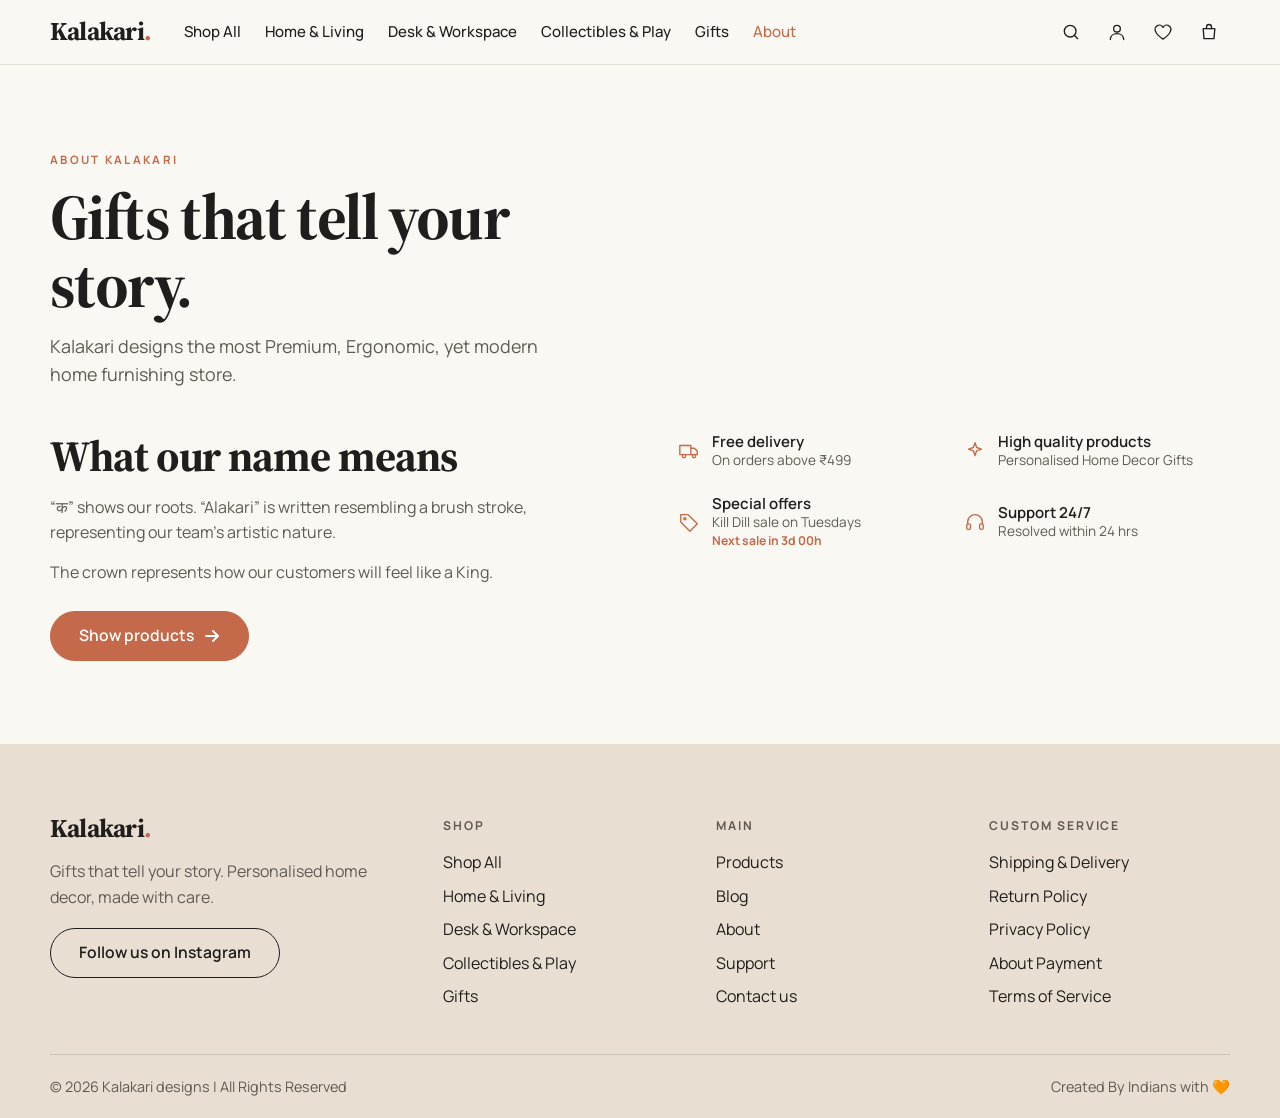
<file: about.html>
<!DOCTYPE html>
<html lang="en">
<head>
  <meta charset="utf-8">
  <meta name="viewport" content="width=device-width, initial-scale=1">
  <title>About | Kalakari Designs</title>
  <meta name="description" content="The story behind Kalakari Designs: premium, ergonomic, modern home decor made by Indians.">
  <meta name="theme-color" content="#faf8f3">
  <meta property="og:title" content="About | Kalakari Designs">
  <meta property="og:description" content="The story behind Kalakari Designs: premium, ergonomic, modern home decor made by Indians.">
  <meta property="og:type" content="website">
  <link rel="icon" href="data:image/svg+xml,%3Csvg xmlns='http://www.w3.org/2000/svg' viewBox='0 0 100 100'%3E%3Crect width='100' height='100' rx='22' fill='%23c4694a'/%3E%3Ctext x='50' y='72' font-size='68' text-anchor='middle' fill='white' font-family='Georgia,serif' font-weight='bold'%3EK%3C/text%3E%3C/svg%3E">
  <link rel="preconnect" href="https://fonts.googleapis.com">
  <link rel="preconnect" href="https://fonts.gstatic.com" crossorigin>
  <link href="https://fonts.googleapis.com/css2?family=Manrope:wght@400;500;600;700&family=Source+Serif+4:opsz,wght@8..60,600;8..60,700&display=swap" rel="stylesheet">
  <link rel="stylesheet" href="css/styles.css">
</head>
<body>
<a class="skip-link" href="#main">Skip to content</a>
<header class="site-header">
  <div class="container nav">
    <button class="icon-btn nav__burger" aria-label="Open menu" aria-expanded="false"><svg width="22" height="22" viewBox="0 0 24 24" fill="none" stroke="currentColor" stroke-width="1.6" stroke-linecap="round" stroke-linejoin="round" aria-hidden="true"><path d="M4 7h16M4 12h16M4 17h16"/></svg></button>
    <a class="brand" href="index.html" aria-label="Kalakari Designs home">Kalakari<i>.</i></a>
    <ul class="nav__links"><li class="nav__item"><a class="nav__link" href="shop.html">Shop All</a></li><li class="nav__item"><a class="nav__link" href="shop.html?group=home">Home &amp; Living</a><button class="nav__toggle" type="button" aria-expanded="false" aria-label="Show Home &amp; Living categories"><svg viewBox="0 0 16 16" fill="none" stroke="currentColor" stroke-width="1.8" stroke-linecap="round" stroke-linejoin="round" aria-hidden="true"><path d="m4 6 4 4 4-4"/></svg></button><div class="nav__sub"><a href="shop.html?cat=candles">Candles</a><a href="shop.html?cat=planters">Planters</a><a href="shop.html?cat=coasters">Coasters</a><a href="shop.html?cat=fridge-magnets">Fridge Magnets</a><a href="shop.html?cat=wall-decor">Wall Decor</a><a href="shop.html?cat=bathroom">Bathroom Solutions</a><a href="shop.html?cat=kitchen">Kitchen</a><a href="shop.html?cat=jewelry-box">Jewelry Box</a></div></li><li class="nav__item"><a class="nav__link" href="shop.html?group=desk">Desk &amp; Workspace</a><button class="nav__toggle" type="button" aria-expanded="false" aria-label="Show Desk &amp; Workspace categories"><svg viewBox="0 0 16 16" fill="none" stroke="currentColor" stroke-width="1.8" stroke-linecap="round" stroke-linejoin="round" aria-hidden="true"><path d="m4 6 4 4 4-4"/></svg></button><div class="nav__sub"><a href="shop.html?cat=desk-gadgets">Office Desk Decorators</a></div></li><li class="nav__item"><a class="nav__link" href="shop.html?group=play">Collectibles &amp; Play</a><button class="nav__toggle" type="button" aria-expanded="false" aria-label="Show Collectibles &amp; Play categories"><svg viewBox="0 0 16 16" fill="none" stroke="currentColor" stroke-width="1.8" stroke-linecap="round" stroke-linejoin="round" aria-hidden="true"><path d="m4 6 4 4 4-4"/></svg></button><div class="nav__sub"><a href="shop.html?cat=toys">Toys</a><a href="shop.html?cat=gaming">Gaming</a><a href="shop.html?cat=key-chains">Key Chains</a></div></li><li class="nav__item"><a class="nav__link" href="shop.html?group=gifts">Gifts</a></li><li class="nav__item"><a class="nav__link" href="about.html" aria-current="page">About</a><button class="nav__toggle" type="button" aria-expanded="false" aria-label="Show About categories"><svg viewBox="0 0 16 16" fill="none" stroke="currentColor" stroke-width="1.8" stroke-linecap="round" stroke-linejoin="round" aria-hidden="true"><path d="m4 6 4 4 4-4"/></svg></button><div class="nav__sub"><a href="about.html">Our story</a><a href="blog.html">Blog</a><a href="contact.html">Contact us</a></div></li></ul>
    <div class="nav__icons">
      <button class="icon-btn" data-search-open aria-label="Search products (press /)"><svg width="20" height="20" viewBox="0 0 24 24" fill="none" stroke="currentColor" stroke-width="1.6" stroke-linecap="round" stroke-linejoin="round" aria-hidden="true"><circle cx="11" cy="11" r="7"/><path d="m20 20-3.5-3.5"/></svg></button>
      <a class="icon-btn" href="https://kalakaridesigns.com/my-account/" aria-label="My account"><svg width="20" height="20" viewBox="0 0 24 24" fill="none" stroke="currentColor" stroke-width="1.6" stroke-linecap="round" stroke-linejoin="round" aria-hidden="true"><circle cx="12" cy="8" r="4"/><path d="M4 21c0-4.4 3.6-7 8-7s8 2.6 8 7"/></svg></a>
      <a class="icon-btn" href="shop.html?wishlist=1" aria-label="Wishlist"><svg width="20" height="20" viewBox="0 0 24 24" fill="none" stroke="currentColor" stroke-width="1.6" stroke-linecap="round" stroke-linejoin="round" aria-hidden="true"><path d="M12 20.5s-7.5-4.7-9-9.5A5 5 0 0 1 12 6.5 5 5 0 0 1 21 11c-1.5 4.8-9 9.5-9 9.5z"/></svg><span class="badge" data-wl-count hidden>0</span></a>
      <a class="icon-btn" href="https://kalakaridesigns.com/cart-2/" aria-label="Cart"><svg width="20" height="20" viewBox="0 0 24 24" fill="none" stroke="currentColor" stroke-width="1.6" stroke-linecap="round" stroke-linejoin="round" aria-hidden="true"><path d="M5 8h14l-1 12H6z"/><path d="M9 8V6a3 3 0 0 1 6 0v2"/></svg></a>
    </div>
  </div>
</header>
<div class="search" role="dialog" aria-modal="true" aria-label="Search">
  <form action="shop.html" method="get" role="search">
    <label class="sr-only" for="q">Search products</label>
    <input id="q" name="q" type="search" placeholder="Search candles, planters, desk decor…" autocomplete="off" aria-controls="search-results">
    <button class="btn" type="submit">Search</button>
  </form>
  <ul class="search__results" id="search-results" role="listbox" aria-label="Suggestions"></ul>
</div>
<main id="main">
<section class="page-head">
  <div class="container">
    <p class="eyebrow">About Kalakari</p>
    <h1>Gifts that tell your story.</h1>
    <p class="lead">Kalakari designs the most Premium, Ergonomic, yet modern home furnishing store.</p>
  </div>
</section>
<section class="section">
  <div class="container two-col">
    <div class="prose">
      <h2>What our name means</h2>
      <p>“क” shows our roots. “Alakari” is written resembling a brush stroke, representing our team’s artistic nature.</p>
      <p>The crown represents how our customers will feel like a King.</p>
      <a class="btn" href="shop.html">Show products <svg width="16" height="16" viewBox="0 0 16 16" fill="none" stroke="currentColor" stroke-width="1.8" stroke-linecap="round" stroke-linejoin="round" aria-hidden="true"><path d="M2 8h12M9 3l5 5-5 5"/></svg></a>
    </div>
    <div class="trust__row perks">
    <div class="trust__item"><svg width="22" height="22" viewBox="0 0 24 24" fill="none" stroke="currentColor" stroke-width="1.5" stroke-linecap="round" stroke-linejoin="round" aria-hidden="true"><path d="M2 6h12v10H2zM14 9h4l3 3v4h-7"/><circle cx="6.5" cy="17.5" r="1.8"/><circle cx="17.5" cy="17.5" r="1.8"/></svg><div><strong>Free delivery</strong><span>On orders above ₹499</span></div></div>
    <div class="trust__item"><svg width="22" height="22" viewBox="0 0 24 24" fill="none" stroke="currentColor" stroke-width="1.5" stroke-linecap="round" stroke-linejoin="round" aria-hidden="true"><path d="M12 3l1.8 5.2L19 10l-5.2 1.8L12 17l-1.8-5.2L5 10l5.2-1.8z"/></svg><div><strong>High quality products</strong><span>Personalised Home Decor Gifts</span></div></div>
    <div class="trust__item"><svg width="22" height="22" viewBox="0 0 24 24" fill="none" stroke="currentColor" stroke-width="1.5" stroke-linecap="round" stroke-linejoin="round" aria-hidden="true"><path d="M3 12V4h8l10 10-8 8z"/><circle cx="7.5" cy="8.5" r="1.2"/></svg><div><strong>Special offers</strong><span>Kill Dill sale on Tuesdays</span><em data-sale-timer></em></div></div>
    <div class="trust__item"><svg width="22" height="22" viewBox="0 0 24 24" fill="none" stroke="currentColor" stroke-width="1.5" stroke-linecap="round" stroke-linejoin="round" aria-hidden="true"><path d="M4 14v-2a8 8 0 0 1 16 0v2"/><rect x="3" y="14" width="4" height="6" rx="1.5"/><rect x="17" y="14" width="4" height="6" rx="1.5"/></svg><div><strong>Support 24/7</strong><span>Resolved within 24 hrs</span></div></div>
    </div>
  </div>
</section>
</main>
<footer class="footer">
  <div class="container">
    <div class="footer__cols">
      <div class="footer__about">
        <a class="brand" href="index.html">Kalakari<i>.</i></a>
        <p>Gifts that tell your story. Personalised home decor, made with care.</p>
        <a class="btn btn--outline" href="https://www.instagram.com/kalakari_designs_/" target="_blank" rel="noopener">Follow us on Instagram</a>
      </div>
      <div>
        <h4>Shop</h4>
        <ul><li><a href="shop.html">Shop All</a></li><li><a href="shop.html?group=home">Home &amp; Living</a></li><li><a href="shop.html?group=desk">Desk &amp; Workspace</a></li><li><a href="shop.html?group=play">Collectibles &amp; Play</a></li><li><a href="shop.html?group=gifts">Gifts</a></li></ul>
      </div>
      <div>
        <h4>Main</h4>
        <ul><li><a href="shop.html">Products</a></li><li><a href="blog.html">Blog</a></li><li><a href="about.html">About</a></li><li><a href="contact.html">Support</a></li><li><a href="contact.html">Contact us</a></li></ul>
      </div>
      <div>
        <h4>Custom service</h4>
        <ul><li><a href="#">Shipping &amp; Delivery</a></li><li><a href="#">Return Policy</a></li><li><a href="#">Privacy Policy</a></li><li><a href="#">About Payment</a></li><li><a href="#">Terms of Service</a></li></ul>
      </div>
    </div>
    <div class="footer__legal">
      <span>© <span data-year>2025</span> Kalakari designs | All Rights Reserved</span>
      <span>Created By Indians with 🧡</span>
    </div>
  </div>
</footer>
<script src="js/products.js"></script>
<script src="js/main.js"></script>
</body>
</html>
</file>
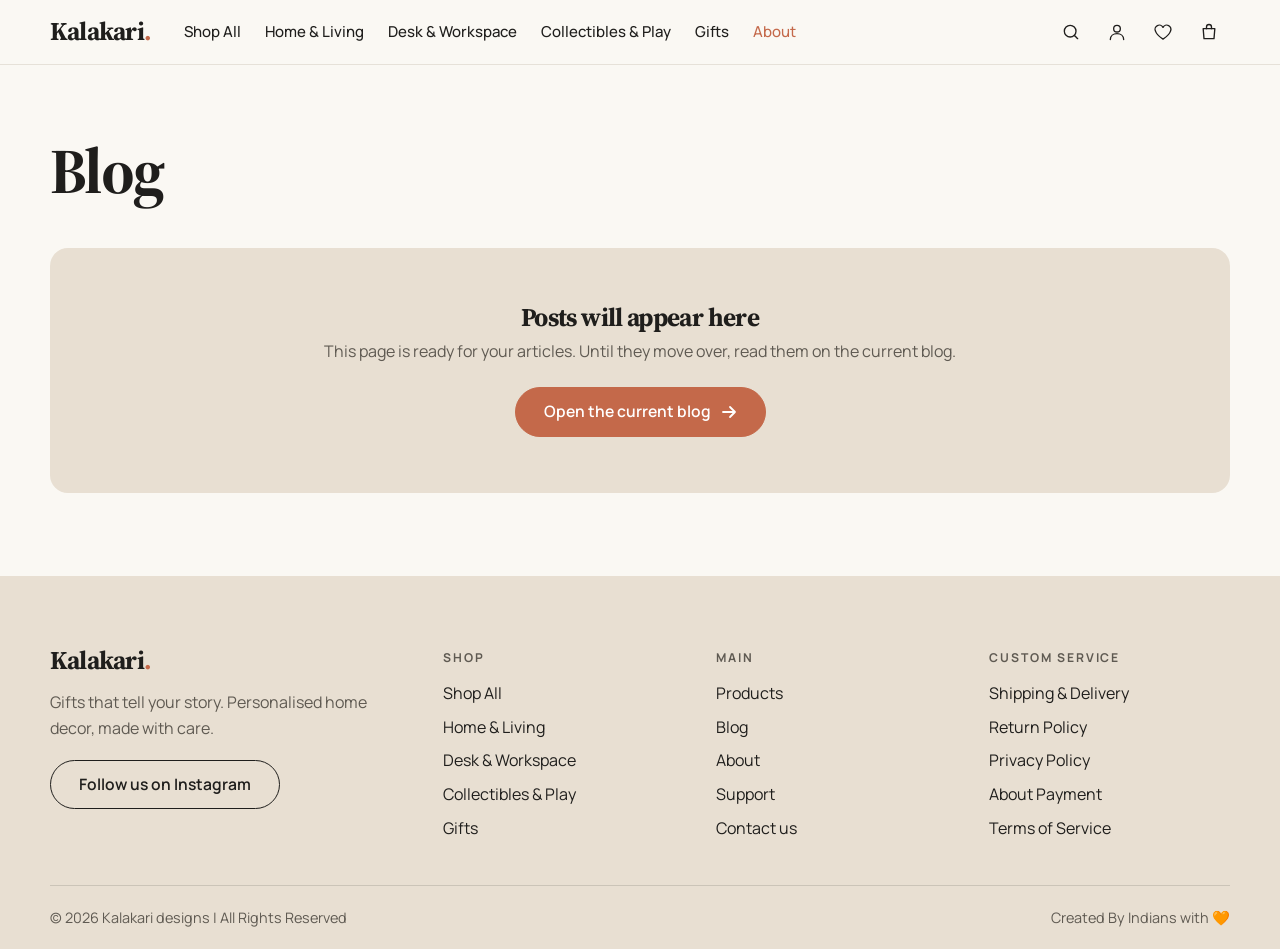
<file: blog.html>
<!DOCTYPE html>
<html lang="en">
<head>
  <meta charset="utf-8">
  <meta name="viewport" content="width=device-width, initial-scale=1">
  <title>Blog | Kalakari Designs</title>
  <meta name="description" content="Gift ideas and home decor stories from Kalakari Designs.">
  <meta name="theme-color" content="#faf8f3">
  <meta property="og:title" content="Blog | Kalakari Designs">
  <meta property="og:description" content="Gift ideas and home decor stories from Kalakari Designs.">
  <meta property="og:type" content="website">
  <link rel="icon" href="data:image/svg+xml,%3Csvg xmlns='http://www.w3.org/2000/svg' viewBox='0 0 100 100'%3E%3Crect width='100' height='100' rx='22' fill='%23c4694a'/%3E%3Ctext x='50' y='72' font-size='68' text-anchor='middle' fill='white' font-family='Georgia,serif' font-weight='bold'%3EK%3C/text%3E%3C/svg%3E">
  <link rel="preconnect" href="https://fonts.googleapis.com">
  <link rel="preconnect" href="https://fonts.gstatic.com" crossorigin>
  <link href="https://fonts.googleapis.com/css2?family=Manrope:wght@400;500;600;700&family=Source+Serif+4:opsz,wght@8..60,600;8..60,700&display=swap" rel="stylesheet">
  <link rel="stylesheet" href="css/styles.css">
</head>
<body>
<a class="skip-link" href="#main">Skip to content</a>
<header class="site-header">
  <div class="container nav">
    <button class="icon-btn nav__burger" aria-label="Open menu" aria-expanded="false"><svg width="22" height="22" viewBox="0 0 24 24" fill="none" stroke="currentColor" stroke-width="1.6" stroke-linecap="round" stroke-linejoin="round" aria-hidden="true"><path d="M4 7h16M4 12h16M4 17h16"/></svg></button>
    <a class="brand" href="index.html" aria-label="Kalakari Designs home">Kalakari<i>.</i></a>
    <ul class="nav__links"><li class="nav__item"><a class="nav__link" href="shop.html">Shop All</a></li><li class="nav__item"><a class="nav__link" href="shop.html?group=home">Home &amp; Living</a><button class="nav__toggle" type="button" aria-expanded="false" aria-label="Show Home &amp; Living categories"><svg viewBox="0 0 16 16" fill="none" stroke="currentColor" stroke-width="1.8" stroke-linecap="round" stroke-linejoin="round" aria-hidden="true"><path d="m4 6 4 4 4-4"/></svg></button><div class="nav__sub"><a href="shop.html?cat=candles">Candles</a><a href="shop.html?cat=planters">Planters</a><a href="shop.html?cat=coasters">Coasters</a><a href="shop.html?cat=fridge-magnets">Fridge Magnets</a><a href="shop.html?cat=wall-decor">Wall Decor</a><a href="shop.html?cat=bathroom">Bathroom Solutions</a><a href="shop.html?cat=kitchen">Kitchen</a><a href="shop.html?cat=jewelry-box">Jewelry Box</a></div></li><li class="nav__item"><a class="nav__link" href="shop.html?group=desk">Desk &amp; Workspace</a><button class="nav__toggle" type="button" aria-expanded="false" aria-label="Show Desk &amp; Workspace categories"><svg viewBox="0 0 16 16" fill="none" stroke="currentColor" stroke-width="1.8" stroke-linecap="round" stroke-linejoin="round" aria-hidden="true"><path d="m4 6 4 4 4-4"/></svg></button><div class="nav__sub"><a href="shop.html?cat=desk-gadgets">Office Desk Decorators</a></div></li><li class="nav__item"><a class="nav__link" href="shop.html?group=play">Collectibles &amp; Play</a><button class="nav__toggle" type="button" aria-expanded="false" aria-label="Show Collectibles &amp; Play categories"><svg viewBox="0 0 16 16" fill="none" stroke="currentColor" stroke-width="1.8" stroke-linecap="round" stroke-linejoin="round" aria-hidden="true"><path d="m4 6 4 4 4-4"/></svg></button><div class="nav__sub"><a href="shop.html?cat=toys">Toys</a><a href="shop.html?cat=gaming">Gaming</a><a href="shop.html?cat=key-chains">Key Chains</a></div></li><li class="nav__item"><a class="nav__link" href="shop.html?group=gifts">Gifts</a></li><li class="nav__item"><a class="nav__link" href="about.html" aria-current="page">About</a><button class="nav__toggle" type="button" aria-expanded="false" aria-label="Show About categories"><svg viewBox="0 0 16 16" fill="none" stroke="currentColor" stroke-width="1.8" stroke-linecap="round" stroke-linejoin="round" aria-hidden="true"><path d="m4 6 4 4 4-4"/></svg></button><div class="nav__sub"><a href="about.html">Our story</a><a href="blog.html">Blog</a><a href="contact.html">Contact us</a></div></li></ul>
    <div class="nav__icons">
      <button class="icon-btn" data-search-open aria-label="Search products (press /)"><svg width="20" height="20" viewBox="0 0 24 24" fill="none" stroke="currentColor" stroke-width="1.6" stroke-linecap="round" stroke-linejoin="round" aria-hidden="true"><circle cx="11" cy="11" r="7"/><path d="m20 20-3.5-3.5"/></svg></button>
      <a class="icon-btn" href="https://kalakaridesigns.com/my-account/" aria-label="My account"><svg width="20" height="20" viewBox="0 0 24 24" fill="none" stroke="currentColor" stroke-width="1.6" stroke-linecap="round" stroke-linejoin="round" aria-hidden="true"><circle cx="12" cy="8" r="4"/><path d="M4 21c0-4.4 3.6-7 8-7s8 2.6 8 7"/></svg></a>
      <a class="icon-btn" href="shop.html?wishlist=1" aria-label="Wishlist"><svg width="20" height="20" viewBox="0 0 24 24" fill="none" stroke="currentColor" stroke-width="1.6" stroke-linecap="round" stroke-linejoin="round" aria-hidden="true"><path d="M12 20.5s-7.5-4.7-9-9.5A5 5 0 0 1 12 6.5 5 5 0 0 1 21 11c-1.5 4.8-9 9.5-9 9.5z"/></svg><span class="badge" data-wl-count hidden>0</span></a>
      <a class="icon-btn" href="https://kalakaridesigns.com/cart-2/" aria-label="Cart"><svg width="20" height="20" viewBox="0 0 24 24" fill="none" stroke="currentColor" stroke-width="1.6" stroke-linecap="round" stroke-linejoin="round" aria-hidden="true"><path d="M5 8h14l-1 12H6z"/><path d="M9 8V6a3 3 0 0 1 6 0v2"/></svg></a>
    </div>
  </div>
</header>
<div class="search" role="dialog" aria-modal="true" aria-label="Search">
  <form action="shop.html" method="get" role="search">
    <label class="sr-only" for="q">Search products</label>
    <input id="q" name="q" type="search" placeholder="Search candles, planters, desk decor…" autocomplete="off" aria-controls="search-results">
    <button class="btn" type="submit">Search</button>
  </form>
  <ul class="search__results" id="search-results" role="listbox" aria-label="Suggestions"></ul>
</div>
<main id="main">
<section class="page-head">
  <div class="container"><h1>Blog</h1></div>
</section>
<section class="section">
  <div class="container">
    <div class="empty">
      <h3>Posts will appear here</h3>
      <p>This page is ready for your articles. Until they move over, read them on the current blog.</p>
      <a class="btn" href="https://kalakaridesigns.com/blog/" target="_blank" rel="noopener">Open the current blog <svg width="16" height="16" viewBox="0 0 16 16" fill="none" stroke="currentColor" stroke-width="1.8" stroke-linecap="round" stroke-linejoin="round" aria-hidden="true"><path d="M2 8h12M9 3l5 5-5 5"/></svg></a>
    </div>
  </div>
</section>
</main>
<footer class="footer">
  <div class="container">
    <div class="footer__cols">
      <div class="footer__about">
        <a class="brand" href="index.html">Kalakari<i>.</i></a>
        <p>Gifts that tell your story. Personalised home decor, made with care.</p>
        <a class="btn btn--outline" href="https://www.instagram.com/kalakari_designs_/" target="_blank" rel="noopener">Follow us on Instagram</a>
      </div>
      <div>
        <h4>Shop</h4>
        <ul><li><a href="shop.html">Shop All</a></li><li><a href="shop.html?group=home">Home &amp; Living</a></li><li><a href="shop.html?group=desk">Desk &amp; Workspace</a></li><li><a href="shop.html?group=play">Collectibles &amp; Play</a></li><li><a href="shop.html?group=gifts">Gifts</a></li></ul>
      </div>
      <div>
        <h4>Main</h4>
        <ul><li><a href="shop.html">Products</a></li><li><a href="blog.html">Blog</a></li><li><a href="about.html">About</a></li><li><a href="contact.html">Support</a></li><li><a href="contact.html">Contact us</a></li></ul>
      </div>
      <div>
        <h4>Custom service</h4>
        <ul><li><a href="#">Shipping &amp; Delivery</a></li><li><a href="#">Return Policy</a></li><li><a href="#">Privacy Policy</a></li><li><a href="#">About Payment</a></li><li><a href="#">Terms of Service</a></li></ul>
      </div>
    </div>
    <div class="footer__legal">
      <span>© <span data-year>2025</span> Kalakari designs | All Rights Reserved</span>
      <span>Created By Indians with 🧡</span>
    </div>
  </div>
</footer>
<script src="js/products.js"></script>
<script src="js/main.js"></script>
</body>
</html>
</file>
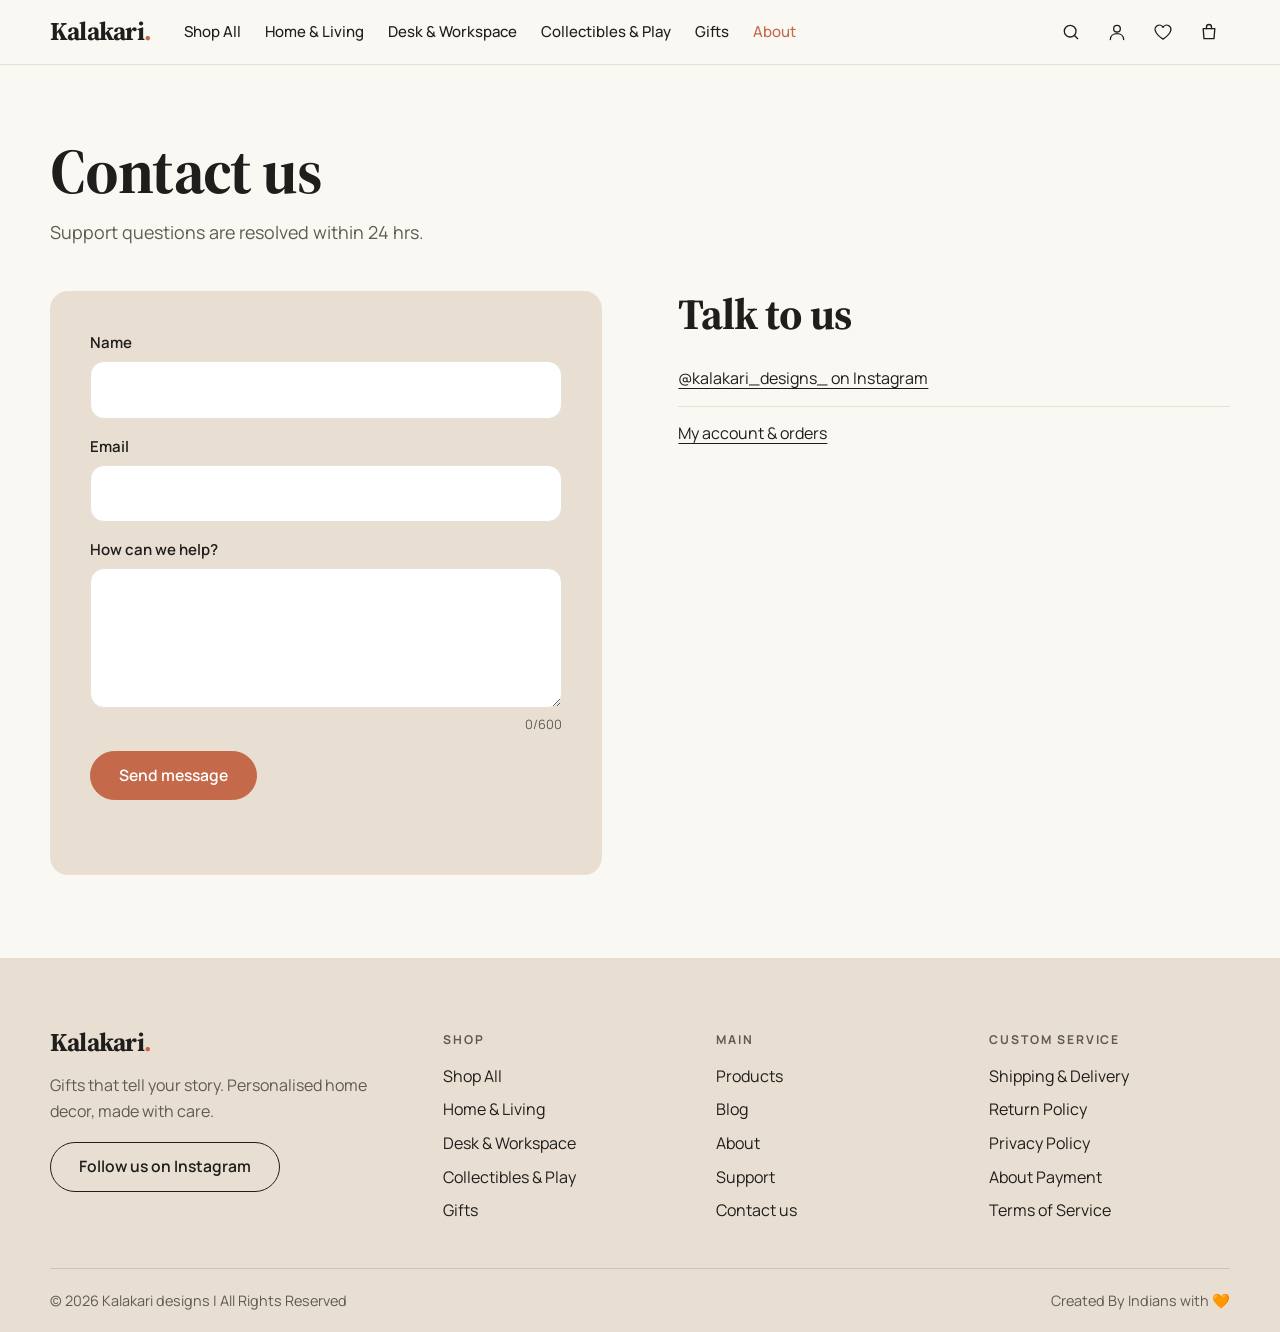
<file: contact.html>
<!DOCTYPE html>
<html lang="en">
<head>
  <meta charset="utf-8">
  <meta name="viewport" content="width=device-width, initial-scale=1">
  <title>Contact us | Kalakari Designs</title>
  <meta name="description" content="Get in touch with Kalakari Designs. Support resolved within 24 hrs.">
  <meta name="theme-color" content="#faf8f3">
  <meta property="og:title" content="Contact us | Kalakari Designs">
  <meta property="og:description" content="Get in touch with Kalakari Designs. Support resolved within 24 hrs.">
  <meta property="og:type" content="website">
  <link rel="icon" href="data:image/svg+xml,%3Csvg xmlns='http://www.w3.org/2000/svg' viewBox='0 0 100 100'%3E%3Crect width='100' height='100' rx='22' fill='%23c4694a'/%3E%3Ctext x='50' y='72' font-size='68' text-anchor='middle' fill='white' font-family='Georgia,serif' font-weight='bold'%3EK%3C/text%3E%3C/svg%3E">
  <link rel="preconnect" href="https://fonts.googleapis.com">
  <link rel="preconnect" href="https://fonts.gstatic.com" crossorigin>
  <link href="https://fonts.googleapis.com/css2?family=Manrope:wght@400;500;600;700&family=Source+Serif+4:opsz,wght@8..60,600;8..60,700&display=swap" rel="stylesheet">
  <link rel="stylesheet" href="css/styles.css">
</head>
<body>
<a class="skip-link" href="#main">Skip to content</a>
<header class="site-header">
  <div class="container nav">
    <button class="icon-btn nav__burger" aria-label="Open menu" aria-expanded="false"><svg width="22" height="22" viewBox="0 0 24 24" fill="none" stroke="currentColor" stroke-width="1.6" stroke-linecap="round" stroke-linejoin="round" aria-hidden="true"><path d="M4 7h16M4 12h16M4 17h16"/></svg></button>
    <a class="brand" href="index.html" aria-label="Kalakari Designs home">Kalakari<i>.</i></a>
    <ul class="nav__links"><li class="nav__item"><a class="nav__link" href="shop.html">Shop All</a></li><li class="nav__item"><a class="nav__link" href="shop.html?group=home">Home &amp; Living</a><button class="nav__toggle" type="button" aria-expanded="false" aria-label="Show Home &amp; Living categories"><svg viewBox="0 0 16 16" fill="none" stroke="currentColor" stroke-width="1.8" stroke-linecap="round" stroke-linejoin="round" aria-hidden="true"><path d="m4 6 4 4 4-4"/></svg></button><div class="nav__sub"><a href="shop.html?cat=candles">Candles</a><a href="shop.html?cat=planters">Planters</a><a href="shop.html?cat=coasters">Coasters</a><a href="shop.html?cat=fridge-magnets">Fridge Magnets</a><a href="shop.html?cat=wall-decor">Wall Decor</a><a href="shop.html?cat=bathroom">Bathroom Solutions</a><a href="shop.html?cat=kitchen">Kitchen</a><a href="shop.html?cat=jewelry-box">Jewelry Box</a></div></li><li class="nav__item"><a class="nav__link" href="shop.html?group=desk">Desk &amp; Workspace</a><button class="nav__toggle" type="button" aria-expanded="false" aria-label="Show Desk &amp; Workspace categories"><svg viewBox="0 0 16 16" fill="none" stroke="currentColor" stroke-width="1.8" stroke-linecap="round" stroke-linejoin="round" aria-hidden="true"><path d="m4 6 4 4 4-4"/></svg></button><div class="nav__sub"><a href="shop.html?cat=desk-gadgets">Office Desk Decorators</a></div></li><li class="nav__item"><a class="nav__link" href="shop.html?group=play">Collectibles &amp; Play</a><button class="nav__toggle" type="button" aria-expanded="false" aria-label="Show Collectibles &amp; Play categories"><svg viewBox="0 0 16 16" fill="none" stroke="currentColor" stroke-width="1.8" stroke-linecap="round" stroke-linejoin="round" aria-hidden="true"><path d="m4 6 4 4 4-4"/></svg></button><div class="nav__sub"><a href="shop.html?cat=toys">Toys</a><a href="shop.html?cat=gaming">Gaming</a><a href="shop.html?cat=key-chains">Key Chains</a></div></li><li class="nav__item"><a class="nav__link" href="shop.html?group=gifts">Gifts</a></li><li class="nav__item"><a class="nav__link" href="about.html" aria-current="page">About</a><button class="nav__toggle" type="button" aria-expanded="false" aria-label="Show About categories"><svg viewBox="0 0 16 16" fill="none" stroke="currentColor" stroke-width="1.8" stroke-linecap="round" stroke-linejoin="round" aria-hidden="true"><path d="m4 6 4 4 4-4"/></svg></button><div class="nav__sub"><a href="about.html">Our story</a><a href="blog.html">Blog</a><a href="contact.html">Contact us</a></div></li></ul>
    <div class="nav__icons">
      <button class="icon-btn" data-search-open aria-label="Search products (press /)"><svg width="20" height="20" viewBox="0 0 24 24" fill="none" stroke="currentColor" stroke-width="1.6" stroke-linecap="round" stroke-linejoin="round" aria-hidden="true"><circle cx="11" cy="11" r="7"/><path d="m20 20-3.5-3.5"/></svg></button>
      <a class="icon-btn" href="https://kalakaridesigns.com/my-account/" aria-label="My account"><svg width="20" height="20" viewBox="0 0 24 24" fill="none" stroke="currentColor" stroke-width="1.6" stroke-linecap="round" stroke-linejoin="round" aria-hidden="true"><circle cx="12" cy="8" r="4"/><path d="M4 21c0-4.4 3.6-7 8-7s8 2.6 8 7"/></svg></a>
      <a class="icon-btn" href="shop.html?wishlist=1" aria-label="Wishlist"><svg width="20" height="20" viewBox="0 0 24 24" fill="none" stroke="currentColor" stroke-width="1.6" stroke-linecap="round" stroke-linejoin="round" aria-hidden="true"><path d="M12 20.5s-7.5-4.7-9-9.5A5 5 0 0 1 12 6.5 5 5 0 0 1 21 11c-1.5 4.8-9 9.5-9 9.5z"/></svg><span class="badge" data-wl-count hidden>0</span></a>
      <a class="icon-btn" href="https://kalakaridesigns.com/cart-2/" aria-label="Cart"><svg width="20" height="20" viewBox="0 0 24 24" fill="none" stroke="currentColor" stroke-width="1.6" stroke-linecap="round" stroke-linejoin="round" aria-hidden="true"><path d="M5 8h14l-1 12H6z"/><path d="M9 8V6a3 3 0 0 1 6 0v2"/></svg></a>
    </div>
  </div>
</header>
<div class="search" role="dialog" aria-modal="true" aria-label="Search">
  <form action="shop.html" method="get" role="search">
    <label class="sr-only" for="q">Search products</label>
    <input id="q" name="q" type="search" placeholder="Search candles, planters, desk decor…" autocomplete="off" aria-controls="search-results">
    <button class="btn" type="submit">Search</button>
  </form>
  <ul class="search__results" id="search-results" role="listbox" aria-label="Suggestions"></ul>
</div>
<main id="main">
<section class="page-head">
  <div class="container"><h1>Contact us</h1><p class="lead">Support questions are resolved within 24 hrs.</p></div>
</section>
<section class="section">
  <div class="container two-col">
    <div class="card">
      <form data-form="contact" novalidate>
        <div class="field"><label for="c-name">Name</label><input class="input" id="c-name" name="name" required autocomplete="name"><small class="field__error"></small></div>
        <div class="field"><label for="c-email">Email</label><input class="input" id="c-email" type="email" name="email" required autocomplete="email"><small class="field__error"></small></div>
        <div class="field"><label for="c-msg">How can we help?</label><textarea id="c-msg" name="message" required minlength="10" maxlength="600"></textarea><div class="field__meta"><small class="field__error"></small><small class="field__count" data-count-for="c-msg"></small></div></div>
        <input class="hp" type="text" name="company" tabindex="-1" autocomplete="off" aria-hidden="true">
        <button class="btn" type="submit">Send message</button>
        <p class="form-note" role="status"></p>
      </form>
    </div>
    <div class="prose">
      <h2>Talk to us</h2>
      <ul class="contact-list">
        <li><a href="https://www.instagram.com/kalakari_designs_/" target="_blank" rel="noopener">@kalakari_designs_ on Instagram</a></li>
        <li><a href="https://kalakaridesigns.com/my-account/" target="_blank" rel="noopener">My account &amp; orders</a></li>
        <!-- TODO: add your support email / phone / address here -->
      </ul>
    </div>
  </div>
</section>
</main>
<footer class="footer">
  <div class="container">
    <div class="footer__cols">
      <div class="footer__about">
        <a class="brand" href="index.html">Kalakari<i>.</i></a>
        <p>Gifts that tell your story. Personalised home decor, made with care.</p>
        <a class="btn btn--outline" href="https://www.instagram.com/kalakari_designs_/" target="_blank" rel="noopener">Follow us on Instagram</a>
      </div>
      <div>
        <h4>Shop</h4>
        <ul><li><a href="shop.html">Shop All</a></li><li><a href="shop.html?group=home">Home &amp; Living</a></li><li><a href="shop.html?group=desk">Desk &amp; Workspace</a></li><li><a href="shop.html?group=play">Collectibles &amp; Play</a></li><li><a href="shop.html?group=gifts">Gifts</a></li></ul>
      </div>
      <div>
        <h4>Main</h4>
        <ul><li><a href="shop.html">Products</a></li><li><a href="blog.html">Blog</a></li><li><a href="about.html">About</a></li><li><a href="contact.html">Support</a></li><li><a href="contact.html">Contact us</a></li></ul>
      </div>
      <div>
        <h4>Custom service</h4>
        <ul><li><a href="#">Shipping &amp; Delivery</a></li><li><a href="#">Return Policy</a></li><li><a href="#">Privacy Policy</a></li><li><a href="#">About Payment</a></li><li><a href="#">Terms of Service</a></li></ul>
      </div>
    </div>
    <div class="footer__legal">
      <span>© <span data-year>2025</span> Kalakari designs | All Rights Reserved</span>
      <span>Created By Indians with 🧡</span>
    </div>
  </div>
</footer>
<script src="js/products.js"></script>
<script src="js/main.js"></script>
</body>
</html>
</file>
<file: css/styles.css>
/* ==========================================================================
   Kalakari Designs — styles.css  (warm editorial theme, v2.1)
   Warm off-white canvas, serif headlines, terracotta accent, thin top bar,
   tall photo cards. Edit the tokens in :root to re-theme the whole site.
   v2.1: one vertical rhythm (--section), no orphan rows on the homepage
   grid, tidier header breakpoint, and styles for the interactive pieces
   (quick view, toasts, search suggestions, back-to-top, reveal).
   ========================================================================== */

:root {
  --bg: #faf8f3;            /* page */
  --ink: #1f1e1c;           /* text, dark panels */
  --muted: #5f5a52;         /* secondary text */
  --terracotta: #c4694a;    /* accent */
  --terracotta-dark: #a9553a;
  --sage: #d6e1cd;
  --sand: #e8dfd2;
  --blush: #f1dccf;
  --stone: #e4dfd5;
  --line: #e6e1d8;

  --font-serif: "Source Serif 4", "Georgia", "Times New Roman", serif;
  --font-sans: "Manrope", system-ui, -apple-system, "Segoe UI", sans-serif;

  --r-card: 18px;
  --r-pill: 999px;
  --container: 1180px;
  --gutter: clamp(18px, 4vw, 32px);
  --section: clamp(48px, 6.5vw, 88px);   /* one vertical rhythm for every section */
  --gap: 18px;                            /* grid gap used across card grids */
  --header-h: 64px;
  --shadow: 0 18px 40px -22px rgba(31, 30, 28, .45);
}

*, *::before, *::after { box-sizing: border-box; }
html { scroll-behavior: smooth; -webkit-text-size-adjust: 100%; scroll-padding-top: calc(var(--header-h) + 16px); }
body {
  margin: 0; font-family: var(--font-sans); font-size: 1rem; line-height: 1.6;
  color: var(--ink); background: var(--bg); -webkit-font-smoothing: antialiased;
  overflow-x: hidden;
}
body.is-locked { overflow: hidden; }
img, svg { max-width: 100%; display: block; }
a { color: inherit; text-decoration: none; }
button, input, select, textarea { font: inherit; color: inherit; }
button { cursor: pointer; }
h1, h2, h3 { font-family: var(--font-serif); font-weight: 700; letter-spacing: -0.025em; line-height: 1.05; margin: 0; }
p { margin: 0; }
ul { margin: 0; padding: 0; list-style: none; }
:focus-visible { outline: 2.5px solid var(--terracotta); outline-offset: 3px; border-radius: 6px; }

.sr-only { position: absolute; width: 1px; height: 1px; overflow: hidden; clip: rect(0 0 0 0); white-space: nowrap; }
.hp { position: absolute; left: -9999px; width: 1px; height: 1px; opacity: 0; }   /* spam honeypot */
.skip-link { position: absolute; left: 16px; top: -60px; z-index: 100; background: var(--ink); color: #fff; padding: 10px 18px; border-radius: var(--r-pill); }
.skip-link:focus { top: 12px; }

.container { width: min(100% - 2 * var(--gutter), var(--container)); margin-inline: auto; }

/* Sections: same padding everywhere. Two plain sections in a row share one gap
   (the second drops its top padding), so spacing never doubles up. */
.section { padding-block: var(--section); }
.section--sand { background: var(--sand); }
.section:not(.section--sand) + .section:not(.section--sand) { padding-top: 0; }
.page-head + .section { padding-top: 0; }

.eyebrow { font-size: .72rem; font-weight: 700; letter-spacing: .2em; text-transform: uppercase; color: var(--terracotta); }
.lead { font-size: 1.12rem; color: var(--muted); max-width: 46ch; }

/* ---------- buttons ---------- */
.btn {
  display: inline-flex; align-items: center; justify-content: center; gap: 10px;
  padding: 16px 28px; border-radius: var(--r-pill); border: 1.5px solid var(--terracotta);
  background: var(--terracotta); color: #fff; font-weight: 600; font-size: .98rem; line-height: 1;
  transition: background .2s, color .2s, border-color .2s, transform .2s;
}
.btn:hover { background: var(--terracotta-dark); border-color: var(--terracotta-dark); }
.btn:active { transform: scale(.98); }
.btn svg { transition: transform .2s; }
.btn:hover svg { transform: translateX(3px); }
.btn--outline { background: transparent; color: var(--ink); border-color: var(--ink); }
.btn--outline:hover { background: var(--ink); color: #fff; border-color: var(--ink); }
.btn--light { background: #fff; color: var(--ink); border-color: #fff; }
.btn--light:hover { background: var(--sand); border-color: var(--sand); }
.btn--small { padding: 11px 20px; font-size: .9rem; }
.btn[disabled] { opacity: .6; pointer-events: none; }
.link-underline { font-weight: 600; text-decoration: underline; text-underline-offset: 5px; text-decoration-thickness: 1.5px; }
.link-underline:hover { color: var(--terracotta); }

/* ---------- header ---------- */
.site-header { position: sticky; top: 0; z-index: 60; background: rgba(250, 248, 243, .94); backdrop-filter: blur(10px); -webkit-backdrop-filter: blur(10px); border-bottom: 1px solid var(--line); transition: box-shadow .25s; }
.site-header.is-scrolled { box-shadow: 0 10px 30px -24px rgba(31, 30, 28, .55); }
.nav { display: flex; align-items: center; gap: 22px; height: var(--header-h); }
.brand { font-family: var(--font-serif); font-weight: 700; font-size: 1.6rem; letter-spacing: -.03em; line-height: 1; flex: none; }
.brand i { color: var(--terracotta); font-style: normal; }
.nav__links { display: flex; align-items: center; gap: 2px; }
.nav__item { position: relative; }
.nav__link { display: block; padding: 22px 11px; font-size: .94rem; font-weight: 500; white-space: nowrap; transition: color .2s; }
.nav__link:hover, .nav__link[aria-current="page"] { color: var(--terracotta); }
.nav__toggle { display: none; }
.nav__sub {
  position: absolute; top: calc(100% - 6px); left: 0; min-width: 230px; background: var(--bg);
  border: 1px solid var(--line); border-radius: 14px; padding: 8px; box-shadow: var(--shadow);
  opacity: 0; visibility: hidden; transform: translateY(6px); transition: opacity .18s, transform .18s, visibility .18s;
}
.nav__item:hover .nav__sub, .nav__item:focus-within .nav__sub { opacity: 1; visibility: visible; transform: none; }
.nav__sub a { display: flex; justify-content: space-between; gap: 12px; padding: 9px 14px; border-radius: 9px; font-size: .92rem; }
.nav__sub a:hover { background: var(--sand); }
.nav__sub a small { color: var(--muted); font-size: .78rem; }
.nav__icons { margin-left: auto; display: flex; align-items: center; gap: 4px; flex: none; }
.icon-btn { position: relative; width: 42px; height: 42px; display: grid; place-items: center; border: 0; background: none; border-radius: 50%; transition: background .2s; }
.icon-btn:hover { background: var(--sand); }
.icon-btn svg { width: 20px; height: 20px; }
.badge { position: absolute; top: 3px; right: 1px; min-width: 17px; height: 17px; padding: 0 4px; border-radius: 9px; background: var(--terracotta); color: #fff; font-size: .68rem; font-weight: 700; line-height: 17px; text-align: center; }
.badge[hidden] { display: none; }
.badge.is-bump { animation: bump .45s ease; }
@keyframes bump { 0%, 100% { transform: scale(1); } 40% { transform: scale(1.35); } }
.nav__burger { display: none; }

/* ---------- search overlay ---------- */
.search { position: fixed; inset: 0; z-index: 80; background: rgba(31, 30, 28, .45); display: none; padding: 96px var(--gutter) 0; }
.search.is-open { display: block; animation: fade .2s ease; }
.search form { max-width: 640px; margin-inline: auto; display: flex; gap: 10px; background: var(--bg); border-radius: var(--r-pill); padding: 8px; box-shadow: var(--shadow); }
.search input { flex: 1; min-width: 0; border: 0; background: none; padding: 10px 18px; outline: none; font-size: 1.05rem; }
.search__results { max-width: 640px; margin: 10px auto 0; background: var(--bg); border-radius: var(--r-card); box-shadow: var(--shadow); padding: 8px; }
.search__results:empty { display: none; }
.search__results li > * { display: flex; align-items: center; gap: 14px; width: 100%; padding: 10px 12px; border: 0; background: none; border-radius: 12px; text-align: left; }
.search__results li > *:hover, .search__results li > .is-active { background: var(--sand); }
.search__thumb { width: 44px; height: 44px; flex: none; border-radius: 10px; display: grid; place-items: center; overflow: hidden; position: relative; }
.search__thumb svg { width: 55%; color: rgba(31, 30, 28, .45); }
.search__thumb img { position: absolute; inset: 0; width: 100%; height: 100%; object-fit: cover; }
.search__name { flex: 1; min-width: 0; font-weight: 500; line-height: 1.3; }
.search__name small { display: block; color: var(--muted); font-size: .8rem; font-weight: 500; }
.search__price { color: var(--muted); font-size: .92rem; white-space: nowrap; }
.search__all { font-weight: 600; color: var(--terracotta); justify-content: center; }
.search__none { padding: 14px; color: var(--muted); text-align: center; }

/* ---------- hero ---------- */
.hero { position: relative; overflow: hidden; min-height: clamp(540px, 80vh, 780px); display: flex; align-items: center; border-bottom: 1px solid var(--line); }
.hero > .container { position: relative; z-index: 2; }
.hero__art { position: absolute; inset: 0 0 0 28%; }
.hero__art svg, .hero__art img { position: absolute; inset: 0; width: 100%; height: 100%; object-fit: cover; }
.hero::after { content: ""; position: absolute; inset: 0; z-index: 1; pointer-events: none; background: linear-gradient(90deg, var(--bg) 0%, var(--bg) 26%, rgba(250, 248, 243, .75) 42%, rgba(250, 248, 243, 0) 64%); }
.hero__content { padding-block: 64px; max-width: 640px; }
.hero h1 { font-size: clamp(2.6rem, 6vw, 5rem); margin: 20px 0; }
.hero h1 span { display: block; }
.hero__sub { font-size: 1.2rem; color: var(--muted); max-width: 30ch; }
.hero__cta { display: flex; flex-wrap: wrap; gap: 12px; margin-top: 32px; }
.hero__intro > * { animation: rise .7s cubic-bezier(.2, .7, .2, 1) both; }
.hero__intro > *:nth-child(2) { animation-delay: .08s; }
.hero__intro > *:nth-child(3) { animation-delay: .16s; }
.hero__intro > *:nth-child(4) { animation-delay: .24s; }
.hero__art { transition: transform .6s cubic-bezier(.2, .7, .2, 1); will-change: transform; }

/* ---------- trust strip ---------- */
.trust { border-bottom: 1px solid var(--line); }
.trust__row { display: grid; grid-template-columns: repeat(4, 1fr); gap: 20px; padding-block: 22px; }
.trust__item { display: flex; align-items: center; gap: 12px; font-size: .94rem; }
.trust__item svg { width: 22px; height: 22px; color: var(--terracotta); flex: none; }
.trust__item strong { display: block; font-weight: 600; line-height: 1.25; }
.trust__item span { color: var(--muted); font-size: .85rem; line-height: 1.25; display: block; }
.trust__item em { display: block; font-style: normal; font-size: .76rem; font-weight: 700; color: var(--terracotta); margin-top: 3px; line-height: 1.2; }
.trust__item em:empty { display: none; }
.perks { grid-template-columns: 1fr 1fr; padding: 0; gap: 26px 20px; }

/* ---------- section headings ---------- */
.sec-head { display: flex; justify-content: space-between; align-items: end; gap: 16px 20px; margin-bottom: 28px; flex-wrap: wrap; }
.sec-head h2 { font-size: clamp(2rem, 4.2vw, 3.2rem); }

/* ---------- group cards ---------- */
.groups { display: grid; grid-template-columns: repeat(4, 1fr); gap: var(--gap); }
.group {
  position: relative; aspect-ratio: 3 / 4; border-radius: var(--r-card); overflow: hidden; color: #fff;
  display: flex; flex-direction: column; justify-content: flex-end; padding: 22px; isolation: isolate;
}
.group > img, .group > .group__bg { position: absolute; inset: 0; width: 100%; height: 100%; object-fit: cover; z-index: -2; transition: transform .6s cubic-bezier(.2, .7, .2, 1); }
.group:hover > img, .group:hover > .group__bg { transform: scale(1.05); }
.group__bg { display: grid; place-items: center; }
.group__bg svg { width: 38%; opacity: .45; color: #fff; }
.group::after { content: ""; position: absolute; inset: 0; z-index: -1; background: linear-gradient(180deg, rgba(0,0,0,0) 45%, rgba(0,0,0,.62) 100%); }
.group small { font-size: .7rem; font-weight: 700; letter-spacing: .16em; text-transform: uppercase; opacity: .85; margin-bottom: 6px; }
.group h3 { font-size: 1.55rem; font-weight: 600; letter-spacing: -.01em; }
.group span { font-size: .88rem; font-weight: 600; display: inline-flex; gap: 6px; align-items: center; margin-top: 4px; }
.group span svg { transition: transform .2s; }
.group:hover span { text-decoration: underline; text-underline-offset: 4px; }
.group:hover span svg { transform: translateX(3px); }
.g-0 .group__bg { background: #b86a4b; } .g-1 .group__bg { background: #8d9f80; }
.g-2 .group__bg { background: #a58e6f; } .g-3 .group__bg { background: #4a4741; }

/* ---------- product cards ---------- */
.grid { display: grid; grid-template-columns: repeat(auto-fill, minmax(212px, 1fr)); gap: 28px var(--gap); }
/* Homepage grid: 10 products = exactly 2 full rows of 5 (no empty cells) */
.grid--home { grid-template-columns: repeat(5, 1fr); }
.pcard { position: relative; display: flex; flex-direction: column; min-width: 0; }
.pcard__media { position: relative; aspect-ratio: 4 / 5; border-radius: var(--r-card); overflow: hidden; display: grid; place-items: center; }
.pcard__link { position: absolute; inset: 0; display: grid; place-items: center; }
.pcard__link img { position: absolute; inset: 0; width: 100%; height: 100%; object-fit: cover; transition: transform .6s cubic-bezier(.2, .7, .2, 1); }
.pcard__icon { width: 34%; color: rgba(31, 30, 28, .4); transition: transform .6s cubic-bezier(.2, .7, .2, 1); }
.pcard__media:hover .pcard__link img, .pcard__media:hover .pcard__icon { transform: scale(1.06); }
.pcard__tag { position: absolute; top: 12px; left: 12px; z-index: 2; background: #fff; border-radius: var(--r-pill); padding: 4px 11px; font-size: .66rem; font-weight: 700; letter-spacing: .14em; pointer-events: none; }
.pcard__heart {
  position: absolute; top: 10px; right: 10px; z-index: 2; width: 36px; height: 36px; border-radius: 50%;
  border: 0; background: #fff; display: grid; place-items: center; transition: transform .15s;
}
.pcard__heart:hover { transform: scale(1.08); }
.pcard__heart svg { width: 17px; height: 17px; transition: fill .2s, stroke .2s; }
.pcard__heart[aria-pressed="true"] svg { fill: var(--terracotta); stroke: var(--terracotta); }
.pcard__heart.is-pop { animation: bump .45s ease; }
.pcard__quick {
  position: absolute; left: 12px; right: 12px; bottom: 12px; z-index: 2; border: 0; border-radius: var(--r-pill);
  background: rgba(255, 255, 255, .94); padding: 10px 14px; font-size: .84rem; font-weight: 600;
  display: inline-flex; align-items: center; justify-content: center; gap: 8px;
  opacity: 0; transform: translateY(8px); transition: opacity .2s, transform .2s, background .2s;
}
.pcard__quick svg { width: 16px; height: 16px; }
.pcard__media:hover .pcard__quick, .pcard__quick:focus-visible { opacity: 1; transform: none; }
.pcard__quick:hover { background: var(--ink); color: #fff; }
@media (hover: none) {
  .pcard__quick { opacity: 1; transform: none; left: auto; right: 10px; bottom: 10px; width: 36px; height: 36px; padding: 0; }
  .pcard__quick span { display: none; }
}
.pcard__name { font-family: var(--font-sans); font-weight: 500; font-size: .98rem; letter-spacing: 0; line-height: 1.35; margin-top: 12px; min-height: calc(2 * 1.35em); display: -webkit-box; -webkit-line-clamp: 2; -webkit-box-orient: vertical; overflow: hidden; }
.pcard__name a:hover { color: var(--terracotta); }
.pcard__price { display: flex; gap: 10px; align-items: baseline; margin-top: 4px; font-size: .95rem; color: var(--muted); }
.pcard__was { text-decoration: line-through; font-size: .86rem; opacity: .75; }
.tone-0 { background: var(--sand); } .tone-1 { background: var(--sage); }
.tone-2 { background: var(--blush); } .tone-3 { background: var(--stone); }
.grid.is-fresh .pcard { animation: rise .45s cubic-bezier(.2, .7, .2, 1) both; }
.grid.is-fresh .pcard:nth-child(2) { animation-delay: .03s; } .grid.is-fresh .pcard:nth-child(3) { animation-delay: .06s; }
.grid.is-fresh .pcard:nth-child(4) { animation-delay: .09s; } .grid.is-fresh .pcard:nth-child(n+5) { animation-delay: .12s; }

/* ---------- rail ---------- */
.rail { display: flex; gap: var(--gap); overflow-x: auto; scroll-snap-type: x mandatory; padding-bottom: 4px; scrollbar-width: none; overscroll-behavior-x: contain; cursor: grab; }
.rail::-webkit-scrollbar { display: none; }
.rail.is-dragging { scroll-snap-type: none; cursor: grabbing; user-select: none; }
.rail.is-dragging a { pointer-events: none; }
.rail .pcard { flex: none; scroll-snap-align: start; }
/* What's new: exactly 4.5 cards visible on desktop, so the rail ends flush with the container */
#new-rail .pcard { width: calc((100% - 4 * var(--gap)) / 4.5); min-width: 190px; }
.rail-progress { height: 2px; background: var(--line); border-radius: 2px; margin-top: 22px; overflow: hidden; }
.rail-progress span { display: block; height: 100%; width: 30%; background: var(--ink); border-radius: 2px; transform-origin: left; transition: transform .15s linear; }
.rail-controls { display: flex; gap: 8px; }
.round-btn { width: 46px; height: 46px; border-radius: 50%; border: 1.5px solid var(--ink); background: transparent; display: grid; place-items: center; transition: background .2s, color .2s, opacity .2s; }
.round-btn:hover { background: var(--ink); color: #fff; }
.round-btn:disabled { opacity: .3; pointer-events: none; }
.round-btn svg { width: 18px; height: 18px; }

/* ---------- price tiers ---------- */
.tiers { display: grid; grid-template-columns: repeat(4, 1fr); gap: var(--gap); }
.tier { border-radius: var(--r-card); padding: 26px; aspect-ratio: 1 / 1; display: flex; flex-direction: column; justify-content: space-between; transition: transform .25s cubic-bezier(.2, .7, .2, 1), box-shadow .25s; }
.tier:hover { transform: translateY(-4px); box-shadow: var(--shadow); }
.tier__top { display: flex; justify-content: space-between; align-items: center; gap: 10px; }
.tier small { font-size: .72rem; font-weight: 700; letter-spacing: .2em; }
.tier em { font-style: normal; font-size: .78rem; font-weight: 600; opacity: .75; }
.tier b { display: block; font-family: var(--font-serif); font-size: clamp(2.2rem, 4.4vw, 3.4rem); line-height: 1; letter-spacing: -.03em; margin-bottom: 8px; }
.tier span { font-size: .95rem; }
.tier--sage { background: var(--sage); } .tier--sand { background: var(--sand); }
.tier--terra { background: var(--terracotta); color: #fff; } .tier--dark { background: var(--ink); color: #fff; }

/* ---------- candle feature ---------- */
.feature { background: var(--terracotta); color: #fff; border-radius: calc(var(--r-card) + 6px); display: grid; grid-template-columns: 1.1fr .9fr; overflow: hidden; }
.feature__text { padding: clamp(32px, 6vw, 72px); display: flex; flex-direction: column; align-items: flex-start; justify-content: center; gap: 20px; }
.feature h2 { font-size: clamp(2rem, 4.2vw, 3.2rem); max-width: 14ch; }
.feature .eyebrow { color: rgba(255,255,255,.85); }
.feature__art { position: relative; min-height: 320px; background: #b45c3f; display: grid; place-items: center; overflow: hidden; }
.feature__art img { position: absolute; inset: 0; width: 100%; height: 100%; object-fit: cover; }
.feature__art svg { width: 34%; color: rgba(255,255,255,.55); }
.feature__art .flame, .hero-flame { transform-box: fill-box; transform-origin: 50% 100%; animation: flicker 2.6s ease-in-out infinite; }
@keyframes flicker { 0%, 100% { transform: scale(1) rotate(0); } 30% { transform: scale(1.06, .94) rotate(-3deg); } 60% { transform: scale(.96, 1.05) rotate(2deg); } }

/* ---------- story ---------- */
.story { display: grid; grid-template-columns: 1.1fr .9fr; gap: clamp(28px, 6vw, 80px); align-items: center; }
/* staggered tiles: the first sits lower, both stay inside the section (no overlap) */
.story__imgs { display: grid; grid-template-columns: 1fr 1fr; gap: var(--gap); align-items: start; }
.story__img { position: relative; border-radius: var(--r-card); overflow: hidden; aspect-ratio: 3 / 4; display: grid; place-items: center; }
.story__img:first-child { margin-top: 48px; }
.story__img img { position: absolute; inset: 0; width: 100%; height: 100%; object-fit: cover; }
.story__img svg { width: 36%; color: rgba(31,30,28,.35); }
.story h2 { font-size: clamp(2rem, 4.2vw, 3.2rem); margin: 14px 0 18px; }
.story p { color: var(--muted); max-width: 48ch; }
.story .btn { margin-top: 28px; }

/* ---------- newsletter ---------- */
.news { background: var(--ink); color: #fff; border-radius: calc(var(--r-card) + 6px); padding: clamp(32px, 6vw, 72px); display: grid; grid-template-columns: 1fr 1fr; gap: 32px; align-items: center; }
.news h2 { font-size: clamp(1.9rem, 4vw, 3rem); }
.news p { color: rgba(255,255,255,.75); margin-top: 12px; }
.news .eyebrow { color: #e6a085; }
.news .form-note { color: #fff; }
.form-row { display: flex; gap: 10px; flex-wrap: wrap; }
.input { flex: 1 1 220px; min-width: 0; padding: 15px 22px; border-radius: var(--r-pill); border: 1.5px solid var(--line); background: #fff; color: var(--ink); transition: border-color .2s; }
.input:focus { border-color: var(--terracotta); outline: none; }
.news .input { border-color: transparent; }
.input.is-invalid, textarea.is-invalid { border-color: #d0443a !important; }
.form-note { margin-top: 12px; font-weight: 600; min-height: 1.5em; font-size: .95rem; }
.form-note.is-error { color: #e0675c; }
.field__error { color: #b8392f; font-size: .84rem; font-weight: 600; min-height: 0; }
.field__error:empty { display: none; }

/* ---------- footer ---------- */
.footer { background: var(--sand); padding-top: clamp(40px, 6vw, 72px); }
.footer__cols { display: grid; grid-template-columns: 1.5fr 1fr 1fr 1fr; gap: 32px; }
.footer h4 { font-family: var(--font-sans); font-size: .76rem; font-weight: 700; letter-spacing: .16em; text-transform: uppercase; color: var(--muted); margin: 0 0 14px; }
.footer li + li { margin-top: 8px; }
.footer a:hover { color: var(--terracotta); }
.footer__about p { color: var(--muted); margin: 14px 0 18px; max-width: 32ch; }
.footer__legal { border-top: 1px solid rgba(31,30,28,.14); margin-top: 44px; padding-block: 20px; color: var(--muted); font-size: .9rem; display: flex; justify-content: space-between; gap: 12px; flex-wrap: wrap; }

/* ---------- inner pages ---------- */
.page-head { padding: clamp(40px, 6vw, 72px) 0 clamp(28px, 4vw, 44px); }
.page-head h1 { font-size: clamp(2.4rem, 5.4vw, 4rem); }
.page-head .eyebrow + h1 { margin-top: 14px; max-width: 16ch; }
.page-head p { margin-top: 14px; }
.chips { display: flex; flex-wrap: wrap; gap: 8px; margin-top: 22px; }
.chips + .chips { margin-top: 10px; }
.chips[hidden] { display: none; }
.chips--sub .chip { padding: 7px 16px; font-size: .86rem; background: var(--sand); border-color: var(--sand); }
.chips--sub .chip.is-active { background: var(--terracotta); border-color: var(--terracotta); color: #fff; }
.chip { padding: 9px 20px; border-radius: var(--r-pill); border: 1px solid var(--line); background: transparent; font-size: .93rem; transition: background .2s, border-color .2s, color .2s; }
.chip:hover { border-color: var(--ink); }
.chip.is-active { background: var(--ink); border-color: var(--ink); color: #fff; }
.chip small { opacity: .6; margin-left: 4px; }
.toolbar { display: flex; align-items: center; gap: 12px; flex-wrap: wrap; margin: 26px 0 30px; }
.toolbar .count { color: var(--muted); margin-right: auto; }
.toolbar .input { flex: 0 1 280px; padding-block: 11px; }
.clear-btn { border: 0; background: none; font-weight: 600; text-decoration: underline; text-underline-offset: 4px; padding: 6px 4px; }
.clear-btn:hover { color: var(--terracotta); }
.clear-btn[hidden] { display: none; }
.select { padding: 11px 20px; border-radius: var(--r-pill); border: 1.5px solid var(--line); background: #fff; }
.empty { padding: 56px 20px; text-align: center; background: var(--sand); border-radius: var(--r-card); grid-column: 1 / -1; }
.empty h3 { font-size: 1.6rem; margin-bottom: 8px; }
.empty p { color: var(--muted); }
.empty .btn { margin-top: 22px; }

.two-col { display: grid; grid-template-columns: 1fr 1fr; gap: clamp(24px, 6vw, 80px); align-items: start; }
.prose h2 { font-size: clamp(1.9rem, 3.6vw, 2.7rem); margin-bottom: 16px; }
.prose p { color: var(--muted); max-width: 54ch; }
.prose p + p { margin-top: 14px; }
.prose .btn { margin-top: 26px; }
.card { background: var(--sand); border-radius: var(--r-card); padding: clamp(22px, 4vw, 40px); }
.field { display: flex; flex-direction: column; gap: 6px; margin-bottom: 16px; }
.field label { font-weight: 600; font-size: .94rem; }
.field .input, .field textarea { width: 100%; flex: none; border-radius: 14px; }
.field textarea { min-height: 140px; padding: 14px 20px; border: 1.5px solid var(--line); background: #fff; resize: vertical; }
.field textarea:focus { border-color: var(--terracotta); outline: none; }
.field__meta { display: flex; justify-content: space-between; gap: 10px; }
.field__count { color: var(--muted); font-size: .8rem; margin-left: auto; }
.contact-list li { padding: 14px 0; border-bottom: 1px solid var(--line); }
.contact-list li:last-child { border: 0; }
.contact-list a { text-decoration: underline; text-underline-offset: 4px; }

/* ---------- quick view ---------- */
.qv { position: fixed; inset: 0; z-index: 90; background: rgba(31, 30, 28, .5); display: grid; place-items: center; padding: var(--gutter); }
.qv[hidden] { display: none; }
.qv.is-open { animation: fade .2s ease; }
.qv.is-open .qv__panel { animation: rise .3s cubic-bezier(.2, .7, .2, 1); }
.qv__panel { position: relative; width: min(920px, 100%); max-height: calc(100vh - 2 * var(--gutter)); overflow: auto; background: var(--bg); border-radius: calc(var(--r-card) + 6px); display: grid; grid-template-columns: 1fr 1fr; box-shadow: var(--shadow); }
.qv__media { position: relative; aspect-ratio: 4 / 5; display: grid; place-items: center; }
.qv__media svg { width: 34%; color: rgba(31, 30, 28, .4); }
.qv__media img { position: absolute; inset: 0; width: 100%; height: 100%; object-fit: cover; }
.qv__media .pcard__tag { top: 16px; left: 16px; }
.qv__body { padding: clamp(24px, 4vw, 44px); display: flex; flex-direction: column; gap: 14px; }
.qv__body h2 { font-size: clamp(1.6rem, 3vw, 2.2rem); line-height: 1.12; }
.qv__price { display: flex; gap: 12px; align-items: baseline; font-size: 1.35rem; font-weight: 600; }
.qv__price .pcard__was { font-size: 1rem; font-weight: 500; color: var(--muted); }
.qv__save { display: inline-block; align-self: flex-start; background: var(--sage); border-radius: var(--r-pill); padding: 5px 12px; font-size: .82rem; font-weight: 700; }
.qv__save:empty { display: none; }
.qv__perks { display: grid; gap: 8px; padding: 14px 0; border-block: 1px solid var(--line); color: var(--muted); font-size: .92rem; }
.qv__perks li { display: flex; gap: 10px; align-items: center; }
.qv__perks svg { width: 18px; height: 18px; color: var(--terracotta); flex: none; }
.qv__cta { display: flex; flex-wrap: wrap; gap: 10px; margin-top: auto; padding-top: 6px; }
.qv__cta .btn { flex: 1 1 auto; }
.qv__wish svg { width: 18px; height: 18px; flex: none; }
.qv__cta [aria-pressed="true"] svg { fill: currentColor; }
.qv__close { position: absolute; top: 12px; right: 12px; z-index: 3; background: #fff; }
.qv__nav { position: absolute; left: 12px; bottom: 12px; z-index: 3; display: flex; gap: 8px; }
.qv__nav .round-btn { width: 40px; height: 40px; background: #fff; border-color: #fff; }
.qv__nav .round-btn:hover { background: var(--ink); color: #fff; border-color: var(--ink); }

/* ---------- toast + back to top ---------- */
.toast { position: fixed; left: 50%; bottom: 24px; z-index: 95; transform: translate(-50%, 20px); opacity: 0; pointer-events: none; background: var(--ink); color: #fff; border-radius: var(--r-pill); padding: 12px 14px 12px 22px; display: flex; align-items: center; gap: 16px; font-size: .94rem; box-shadow: var(--shadow); transition: opacity .25s, transform .25s; max-width: calc(100vw - 32px); }
.toast.is-show { opacity: 1; transform: translate(-50%, 0); pointer-events: auto; }
.toast a { background: #fff; color: var(--ink); border-radius: var(--r-pill); padding: 6px 14px; font-weight: 600; font-size: .86rem; white-space: nowrap; }
.toast a:empty { display: none; }
.to-top { position: fixed; right: 20px; bottom: 20px; z-index: 70; width: 46px; height: 46px; border-radius: 50%; border: 0; background: var(--ink); color: #fff; display: grid; place-items: center; box-shadow: var(--shadow); opacity: 0; transform: translateY(12px); pointer-events: none; transition: opacity .25s, transform .25s, background .2s; }
.to-top.is-show { opacity: 1; transform: none; pointer-events: auto; }
.to-top:hover { background: var(--terracotta); }
.to-top svg { width: 18px; height: 18px; }

/* ---------- reveal on scroll (only when JS runs) ---------- */
.js [data-reveal] { opacity: 0; transform: translateY(18px); transition: opacity .7s cubic-bezier(.2, .7, .2, 1), transform .7s cubic-bezier(.2, .7, .2, 1); }
.js [data-reveal].is-in { opacity: 1; transform: none; }

@keyframes fade { from { opacity: 0; } to { opacity: 1; } }
@keyframes rise { from { opacity: 0; transform: translateY(14px); } to { opacity: 1; transform: none; } }

/* ---------- responsive ---------- */
@media (max-width: 1100px) {
  .nav { gap: 8px; }
  .nav__burger { display: grid; order: -1; margin-left: -10px; }
  .nav__links {
    position: absolute; left: 0; right: 0; top: 100%; background: var(--bg); border-bottom: 1px solid var(--line);
    flex-direction: column; align-items: stretch; gap: 0; padding: 8px var(--gutter) 20px; display: none;
    max-height: calc(100vh - var(--header-h)); overflow-y: auto; box-shadow: 0 24px 30px -26px rgba(31,30,28,.5);
  }
  .site-header.is-open .nav__links { display: flex; }
  .nav__item { display: grid; grid-template-columns: 1fr auto; align-items: center; border-bottom: 1px solid var(--line); }
  .nav__item:last-child { border-bottom: 0; }
  .nav__link { padding: 14px 4px; font-size: 1rem; }
  .nav__toggle { display: grid; place-items: center; width: 40px; height: 40px; border: 0; background: none; border-radius: 50%; }
  .nav__toggle svg { width: 16px; height: 16px; transition: transform .2s; }
  .nav__item.is-expanded .nav__toggle svg { transform: rotate(180deg); }
  .nav__sub { grid-column: 1 / -1; position: static; opacity: 1; visibility: visible; transform: none; border: 0; box-shadow: none; padding: 0 0 10px 10px; background: none; min-width: 0; display: none; }
  .nav__item.is-expanded .nav__sub { display: block; }
  .nav__sub a { padding: 8px 4px; color: var(--muted); font-size: .92rem; }
}
@media (max-width: 1023px) {
  /* Tablet: the homepage grid becomes a swipeable rail instead of leaving half-empty rows */
  .grid--home { display: flex; overflow-x: auto; scroll-snap-type: x mandatory; scrollbar-width: none; gap: var(--gap); padding-bottom: 4px; }
  .grid--home::-webkit-scrollbar { display: none; }
  .grid--home .pcard { flex: none; width: calc((100% - 2 * var(--gap)) / 3.3); scroll-snap-align: start; }
  #new-rail .pcard { width: calc((100% - 2 * var(--gap)) / 3.3); }
}
@media (max-width: 1000px) {
  .trust__row { grid-template-columns: repeat(2, 1fr); }
  .feature, .story, .news, .two-col { grid-template-columns: 1fr; }
  .feature__art { min-height: 200px; }
  .feature__art svg { width: 22%; max-width: 110px; }
  .group__bg { place-items: start center; padding-top: 20%; }
  .group__bg svg { width: 30%; }
  .story__imgs { order: 2; }
  .story__img { aspect-ratio: 4 / 3; }
  .story__img:first-child { margin-top: 32px; }
  .footer__cols { grid-template-columns: repeat(3, 1fr); }
  .footer__about { grid-column: 1 / -1; }
  .group { padding: 16px; } .group h3 { font-size: 1.25rem; }
  .tier { padding: 18px; } .tier em { display: none; }
  .hero__art { inset: 0; }
  .hero::after { background: linear-gradient(180deg, rgba(250,248,243,.96) 0%, rgba(250,248,243,.88) 50%, rgba(250,248,243,.35) 100%); }
  .qv__panel { grid-template-columns: 1fr; max-width: 520px; }
  .qv__media { aspect-ratio: 16 / 11; }
}
@media (max-width: 700px) {
  .groups, .tiers { grid-template-columns: repeat(2, 1fr); }
}
@media (max-width: 560px) {
  :root { --gap: 12px; }
  .feature__art { min-height: 150px; }
  .hero { min-height: 0; }
  .hero__content { padding-block: 56px 64px; }
  .hero__cta .btn { flex: 1 1 auto; }
  .groups { gap: 10px; }
  .group { padding: 14px; } .group h3 { font-size: 1.2rem; }
  .tiers { gap: 10px; } .tier { padding: 18px; }
  .trust__row { gap: 16px 12px; }
  .trust__item { align-items: flex-start; }
  .grid, .grid--home { display: grid; grid-template-columns: repeat(2, 1fr); gap: 22px 12px; overflow: visible; }
  .grid--home .pcard { width: auto; }
  #new-rail .pcard { width: calc((100% - var(--gap)) / 1.8); min-width: 0; }
  .footer__cols { grid-template-columns: 1fr 1fr; gap: 28px 20px; }
  .footer__cols > div:last-child { grid-column: 1 / -1; }
  .footer__cols > div:last-child ul { columns: 2; column-gap: 20px; }
  .footer__cols > div:last-child li { break-inside: avoid; margin: 0 0 8px; }
  .story__img:first-child { margin-top: 28px; }
  .perks { grid-template-columns: 1fr; }
  .toolbar .input { flex: 1 1 100%; order: 3; }
  .qv__nav { display: none; }
  .to-top { right: 14px; bottom: 14px; }
}
@media (prefers-reduced-motion: reduce) {
  html { scroll-behavior: auto; }
  *, *::before, *::after { transition: none !important; animation: none !important; }
  .js [data-reveal] { opacity: 1; transform: none; }
}
</file>
